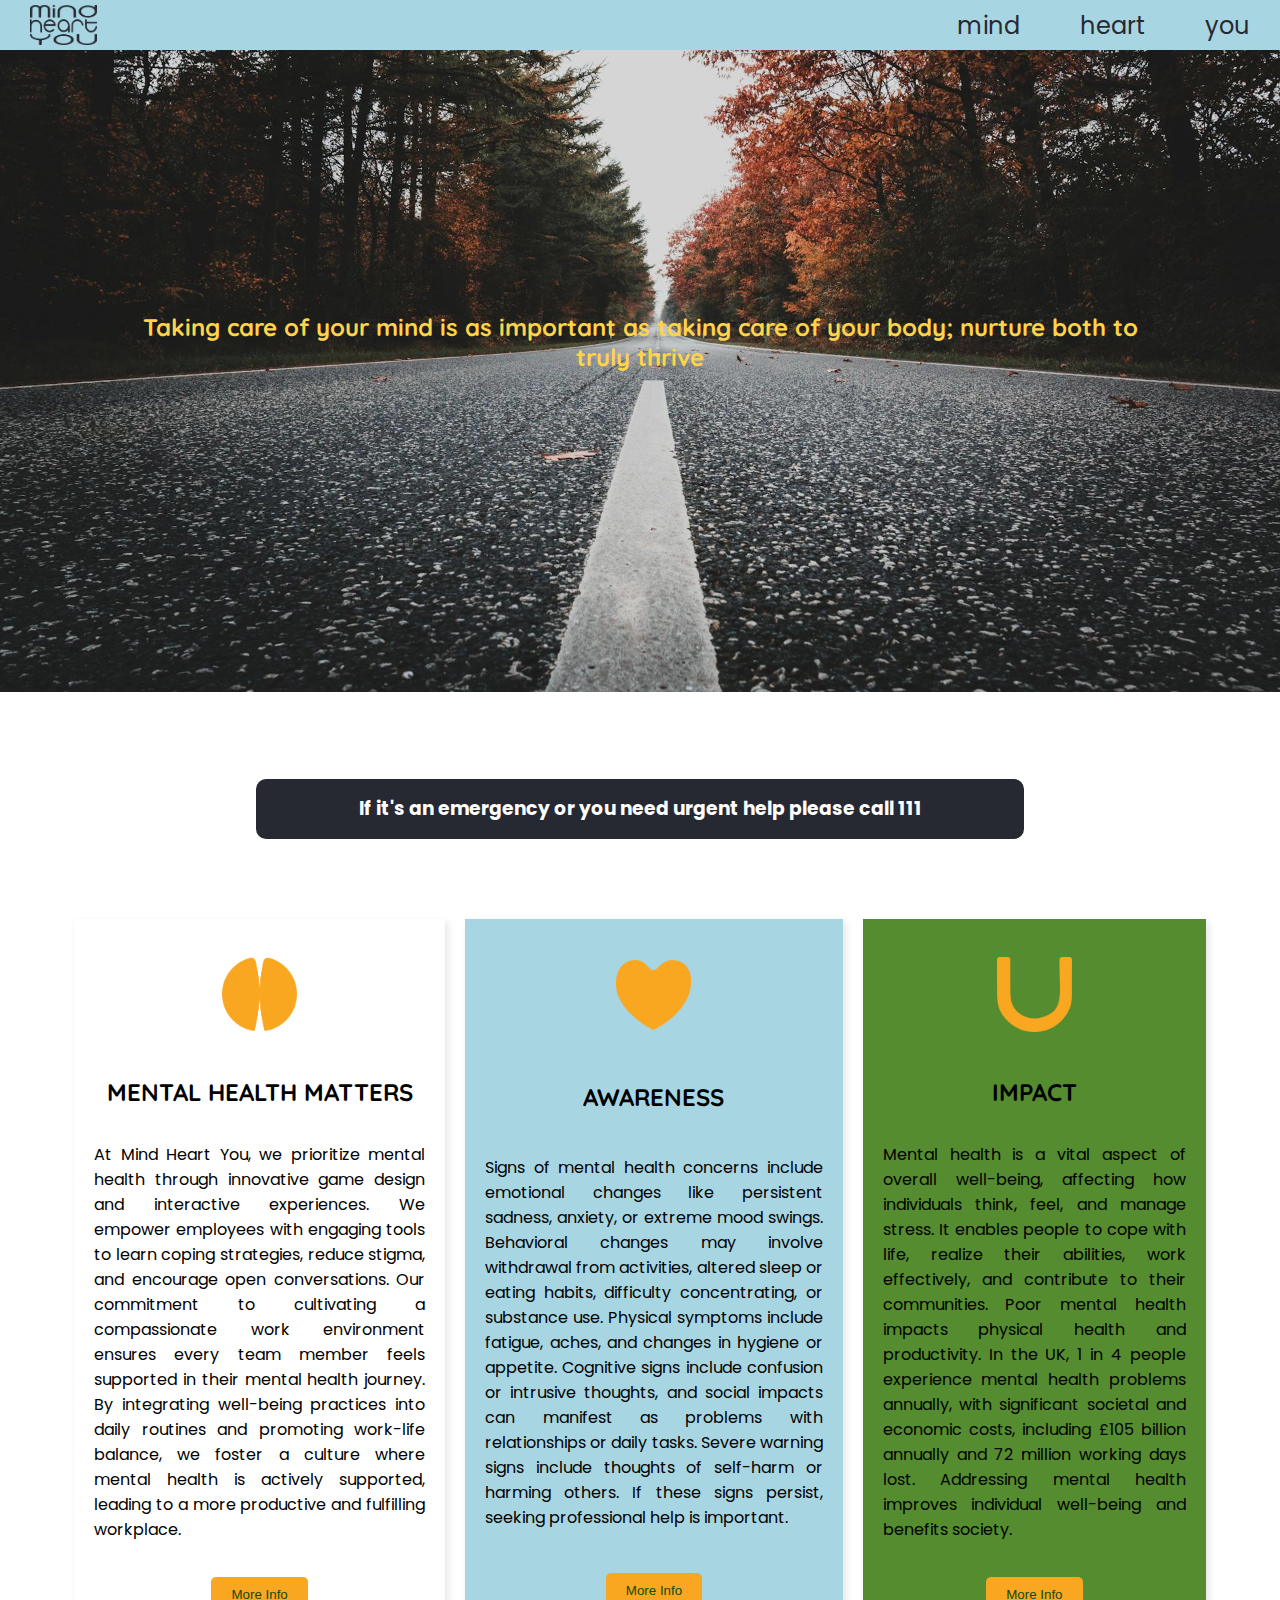
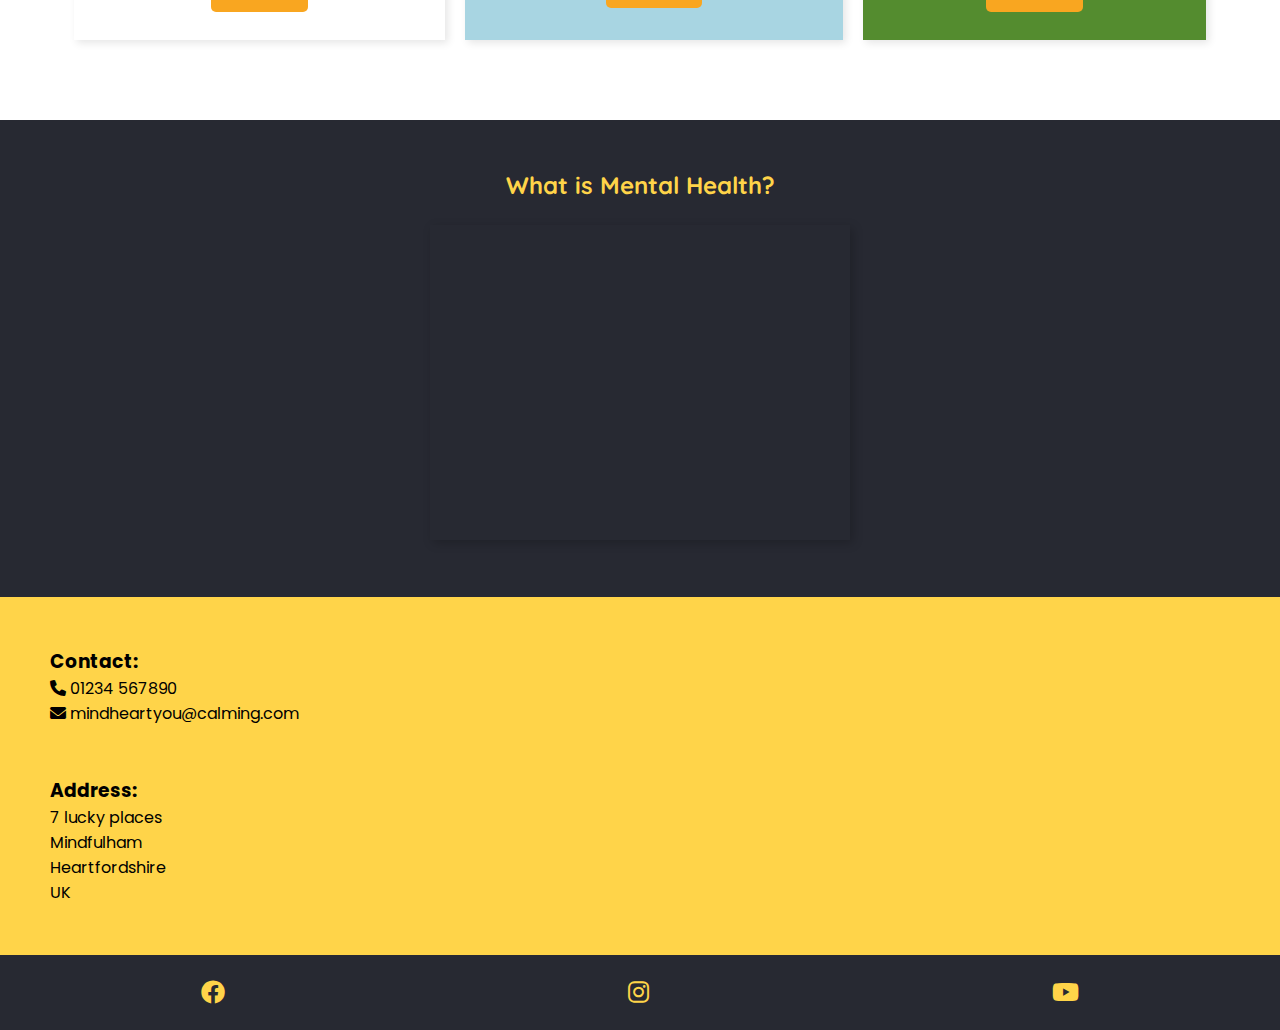
<file: index.html>
<!DOCTYPE html>
<html lang="en">

<head>
    <meta charset="UTF-8">
    <meta name="description" content="Free Web tutorials">
    <meta name="keywords" content="Mental Health, mind, wellbeing, workplace">
    <meta name="viewport" content="width=device-width, initial-scale=1.0">

    <!-- Bootstrap CSS -->
    <!-- <link rel="stylesheet" href="https://cdn.jsdelivr.net/npm/bootstrap@4.6.2/dist/css/bootstrap.min.css"
        integrity="sha384-xOolHFLEh07PJGoPkLv1IbcEPTNtaed2xpHsD9ESMhqIYd0nLMwNLD69Npy4HI+N" crossorigin="anonymous"> -->

    <!-- font awesome cdn -->
    <link rel="stylesheet" href="https://cdnjs.cloudflare.com/ajax/libs/font-awesome/6.0.0/css/all.min.css">
    <!-- <link rel="stylesheet"
     href="https://cdn.jsdelivr.net/npm/@fortawesome/fontawesome-free@6.6.0/css/fontawesome.min.css">
  -->
    <!-- <link rel="stylesheet" href="https://cdnjs.cloudflare.com/ajax/libs/font-awesome/4.7.0/css/font-awesome.min.css"> -->

    <link href="assets/css/style.css" rel="stylesheet">

    <title>MHY</title>

    <!-- add an icon link to title -->
    <link rel="Heart icon" href="assets/favicons/heart logo.png" type="image/icon type">

</head>

<body>
    <nav>

        <!-- Pop out menu for mobile -->
        <ul class="dropdown-menu">
            <li onclick="hideSidebar()"><a href="#"><svg xmlns="http://www.w3.org/2000/svg" height="24px"
                        viewBox="0 -960 960 960" width="24px" fill="#272932">
                        <path
                            d="m256-200-56-56 224-224-224-224 56-56 224 224 224-224 56 56-224 224 224 224-56 56-224-224-224 224Z" />
                    </svg></a></li>
            <li><a href="#matters" alt="takes you to the mind section">mind</a></li>
            <li><a href="#awareness" alt="takes you to the heart section">heart</a></li>
            <li><a href="#impact" alt="takes you to the you section">you</a></li>

            <!-- screen view    -->
        </ul>
        <ul class="screen">
            <li><a href="index.html" alt="takes you to the Logo/home page"><img class="logo"
                        src="assets/images/mind heart you logo.png" alt="Logo for mind heart you"></a></li>
            <li class="hideNavMenu"><a href="#matters" alt="takes you to the mind section">mind</a></li>
            <li class="hideNavMenu"><a href="#awareness" alt="takes you to the heart section">heart</a></li>
            <li class="hideNavMenu"><a href="#impact" alt="takes you to the you section">you</a></li>
            <li class="menu-button" onclick=showSidebar()><a href="#"><svg xmlns="http://www.w3.org/2000/svg"
                        height="24px" viewBox="0 -960 960 960" width="24px" fill="#272932">
                        <path d="M120-240v-80h720v80H120Zm0-200v-80h720v80H120Zm0-200v-80h720v80H120Z" /></svg></a></li>
        </ul>
    </nav>
    <div class="spacing">


        <!-- Main image -->
        <div class="page-centred">
            <section class="hero">
                <div class="main-image">
                    <img class="logo-icons" src="assets/images/pexels-sebastianbeck sm.webp"
                        alt="This is an image of a road for wellbeing, and represents the journey into a positive future">

                    <div class="hero-title"></div>
                    <h2>Taking care of your mind is as important as taking care of your body; nurture both to truly
                        thrive</h2>
                </div>
            </section>
        </div>
        <div class="call-to-action">
            <div>
                <h3>If it's an emergency or you need urgent help please call 111</h3>
            </div>
        </div>

        <!-- cards x 3 -->
        <section class="container">
            <div class="content">
                <div class="one">
                    <img class="logo-card" src="assets/images/mind logo.png" alt="this is the logo for mind">
                    <h2 id="matters">Mental health Matters</h2>
                    <p>At Mind Heart You, we prioritize mental health through innovative game design and interactive
                        experiences. We empower employees with engaging tools to learn coping strategies, reduce stigma,
                        and encourage open conversations. Our commitment to cultivating a compassionate work environment
                        ensures every team member feels supported in their mental health journey. By integrating
                        well-being practices into daily routines and promoting work-life balance, we foster a culture
                        where mental health is actively supported, leading to a more productive and fulfilling
                        workplace.</p>

                    <!-- button that opens with more info -->
                    <a href="mind.html"><button class="info-button">More Info</button></a>

                    <!-- <div class="popup" id="infoPopup">
                    <div class="popup-content">
                        <span class="close-btn" onclick="togglePopup()">&times;</span>
                        <h2>Additional Information</h2>
                        <p>Lorem ipsum dolor sit, amet consectetur adipisicing elit. Possimus, nulla? Illo accusamus ab
                            placeat corporis, quia minima ea nobis vel, adipisci dolore laboriosam cumque alias, quis
                            quisquam odio pariatur deleniti.</p>
                    </div>
                </div> -->
                </div>
                <div class="two">
                    <img class="logo-card" src="assets/images/heart logo.png" alt="this is the logo for heart">
                    <h2 id="awareness">Awareness</h2>
                    <p>Signs of mental health concerns include emotional changes like persistent sadness, anxiety, or
                        extreme mood swings. Behavioral changes may involve withdrawal from activities, altered sleep or
                        eating habits, difficulty concentrating, or substance use. Physical symptoms include fatigue,
                        aches, and changes in hygiene or appetite. Cognitive signs include confusion or intrusive
                        thoughts, and social impacts can manifest as problems with relationships or daily tasks. Severe
                        warning signs include thoughts of self-harm or harming others. If these signs persist, seeking
                        professional help is important.</p>

                    <!-- button that opens with more info -->
                    <a href="heart.html">
                    <button class="info-button">More Info</button>
                    </a>

                    

                </div>
                <div class="three">
                    <img class="logo-card" src="assets/images/you logo.png" alt="this is the logo for you">
                    <h2 id="impact">Impact</h2>
                    <p>Mental health is a vital aspect of overall well-being, affecting how individuals think, feel, and
                        manage stress. It enables people to cope with life, realize their abilities, work effectively,
                        and contribute to their communities. Poor mental health impacts physical health and
                        productivity. In the UK, 1 in 4 people experience mental health problems annually, with
                        significant societal and economic costs, including £105 billion annually and 72 million working
                        days lost. Addressing mental health improves individual well-being and benefits society.</p>
                    <!-- button that opens with more info -->
                    <a href="you.html">
                    <button class="info-button">More Info</button>
                    </a>
                    <!-- <div class="popup" id="infoPopup">
                <div class="popup-content">
                    <span class="close-btn" onclick="togglePopup()">&times;</span>
                    <h2>Additional Information</h2>
                    <p>Lorem ipsum dolor sit, amet consectetur adipisicing elit. Possimus, nulla? Illo accusamus ab
                        placeat corporis, quia minima ea nobis vel, adipisci dolore laboriosam cumque alias, quis
                        quisquam odio pariatur deleniti.</p>
                </div>
            </div> -->

                </div>
            </div>
        </section>
        
        <!-- video for youtube -->
        <section class="video-container">
            <div class="video">
                <h2 class="video-title">What is Mental Health?</h2>
                <br>
<iframe width="420" height="315" src="https://www.youtube.com/embed/G0zJGDokyWQ" title="What is Mental Health?" frameborder="0" allow="accelerometer; autoplay; clipboard-write; encrypted-media; gyroscope; picture-in-picture; web-share" referrerpolicy="strict-origin-when-cross-origin" allowfullscreen></iframe>
            </div>

        </section>


        <!-- Contact section -->
        <section class="bottom-info">
            <div class="contact-details">
                <div class="phone">
                    <h3>
                        Contact:
                    </h3>
                    <p><i class="fa-solid fa-phone"></i> 01234 567890</p>
                    <p><i class="fa-solid fa-envelope"></i> mindheartyou@calming.com</p>
                </div>

                <div class="address-details">
                    <h3>
                        Address:
                    </h3>

                    <p>7 lucky places</p>
                    <p>Mindfulham</p>
                    <p>Heartfordshire</p>
                    <p>UK</p>

                </div>



            </div>
        </section>

        <!-- footer -->

        <section class="footer">
            <div class="footer-icons">
                <ul>
                    <li><a href="http://facebook.com" target="_blank" alt="facebook page"><i
                                class="fa-brands fa-facebook"></i></a></li>
                    <li><a href="http://instagram.com" target="_blank" alt="instagram page"><i
                                class="fa-brands fa-instagram"></i></a></li>
                    <li><a href="http://youtube.com" target="_blank" alt="youtube page"><i
                                class="fa-brands fa-youtube"></i></a></li>
                </ul>

            </div>
        </section>

    </div>
</body>



<!-- Javascript for the menu side bar pop out -->
<script>
    function showSidebar() {
        const sidebar = document.querySelector('.dropdown-menu')
        sidebar.style.display = 'flex';
    }

    function hideSidebar() {
        const sidebar = document.querySelector('.dropdown-menu')
        sidebar.style.display = 'none';
    }
</script>
<!-- Option 1: jQuery and Bootstrap Bundle (includes Popper) -->
<script src="https://cdn.jsdelivr.net/npm/jquery@3.5.1/dist/jquery.slim.min.js"
    integrity="sha384-DfXdz2htPH0lsSSs5nCTpuj/zy4C+OGpamoFVy38MVBnE+IbbVYUew+OrCXaRkfj" crossorigin="anonymous">
</script>
<script src="https://cdn.jsdelivr.net/npm/bootstrap@4.6.2/dist/js/bootstrap.bundle.min.js"
    integrity="sha384-Fy6S3B9q64WdZWQUiU+q4/2Lc9npb8tCaSX9FK7E8HnRr0Jz8D6OP9dO5Vg3Q9ct" crossorigin="anonymous">
</script>

<!-- Option 2: Separate Popper and Bootstrap JS -->
<!--
<script src="https://cdn.jsdelivr.net/npm/jquery@3.5.1/dist/jquery.slim.min.js" integrity="sha384-DfXdz2htPH0lsSSs5nCTpuj/zy4C+OGpamoFVy38MVBnE+IbbVYUew+OrCXaRkfj" crossorigin="anonymous"></script>
<script src="https://cdn.jsdelivr.net/npm/popper.js@1.16.1/dist/umd/popper.min.js" integrity="sha384-9/reFTGAW83EW2RDu2S0VKaIzap3H66lZH81PoYlFhbGU+6BZp6G7niu735Sk7lN" crossorigin="anonymous"></script>
<script src="https://cdn.jsdelivr.net/npm/bootstrap@4.6.2/dist/js/bootstrap.min.js" integrity="sha384-+sLIOodYLS7CIrQpBjl+C7nPvqq+FbNUBDunl/OZv93DB7Ln/533i8e/mZXLi/P+" crossorigin="anonymous"></script>
-->

</html>
</file>
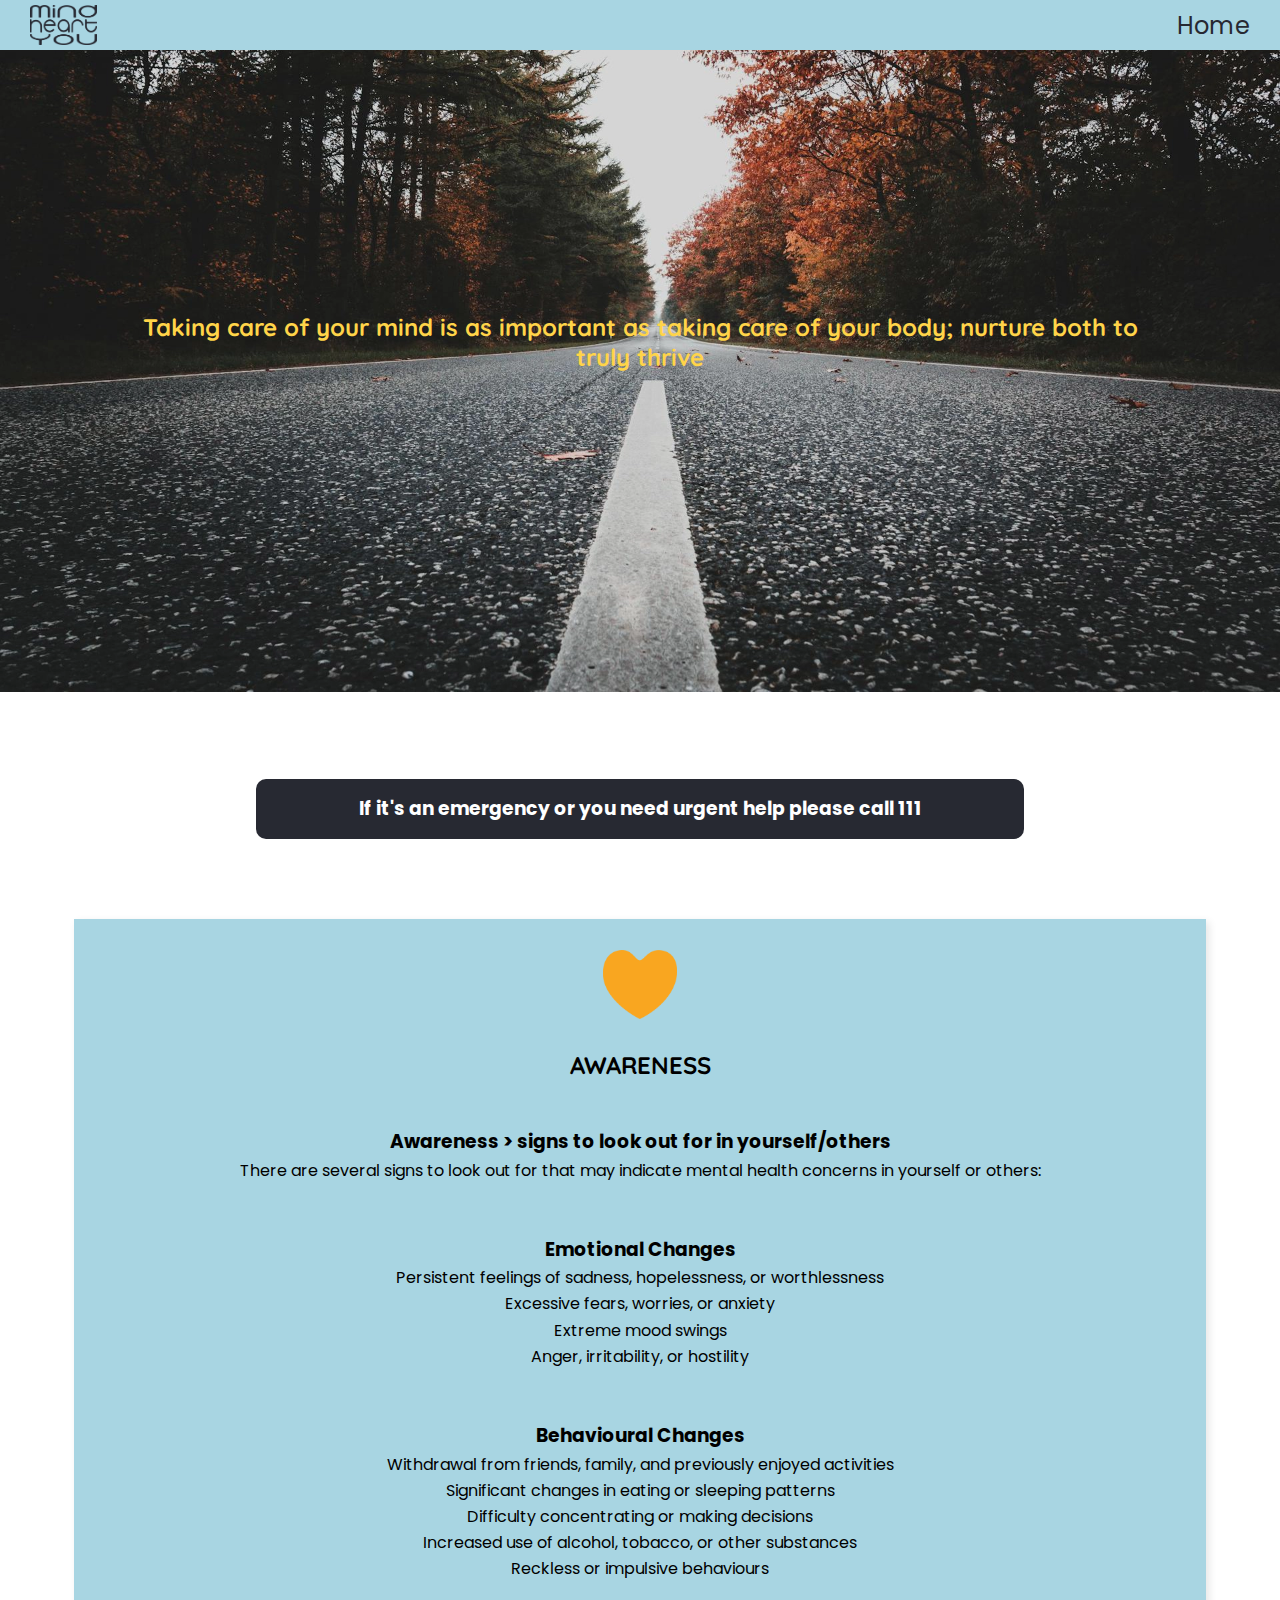
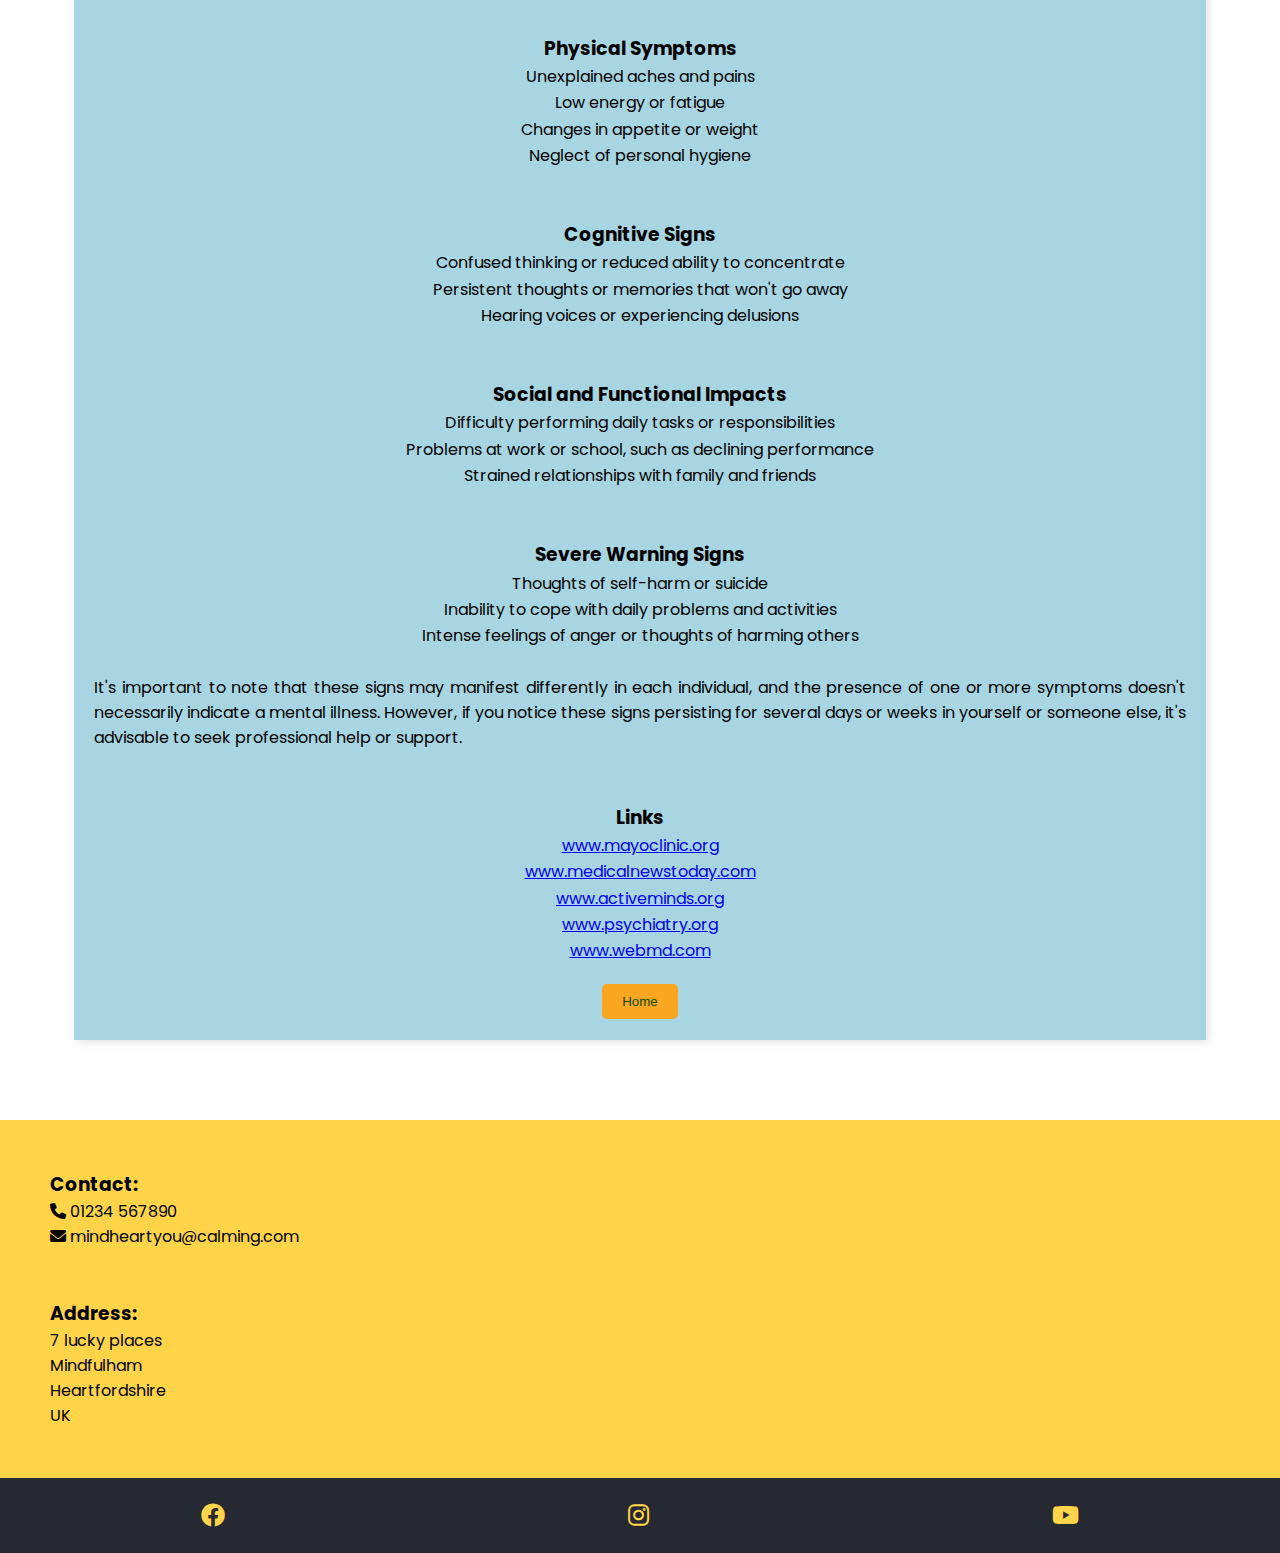
<file: heart.html>
<!DOCTYPE html>
<html lang="en">

<head>
    <meta charset="UTF-8">
    <meta name="description" content="Free Web tutorials">
    <meta name="keywords" content="Mental Health, mind, wellbeing, workplace">
    <meta name="viewport" content="width=device-width, initial-scale=1.0">

    <!-- Bootstrap CSS -->
    <!-- <link rel="stylesheet" href="https://cdn.jsdelivr.net/npm/bootstrap@4.6.2/dist/css/bootstrap.min.css"
        integrity="sha384-xOolHFLEh07PJGoPkLv1IbcEPTNtaed2xpHsD9ESMhqIYd0nLMwNLD69Npy4HI+N" crossorigin="anonymous"> -->

    <!-- font awesome cdn -->
    <link rel="stylesheet" href="https://cdnjs.cloudflare.com/ajax/libs/font-awesome/6.0.0/css/all.min.css">
    <!-- <link rel="stylesheet"
     href="https://cdn.jsdelivr.net/npm/@fortawesome/fontawesome-free@6.6.0/css/fontawesome.min.css">
  -->
    <!-- <link rel="stylesheet" href="https://cdnjs.cloudflare.com/ajax/libs/font-awesome/4.7.0/css/font-awesome.min.css"> -->

    <link href="assets/css/style.css" rel="stylesheet">

    <title>MHY</title>
</head>

<body>
    <nav>

        <!-- Pop out menu for mobile -->
        <ul class="dropdown-menu">
            <li onclick="hideSidebar()"><a href="#"><svg xmlns="http://www.w3.org/2000/svg" height="24px"
                        viewBox="0 -960 960 960" width="24px" fill="#272932">
                        <path
                            d="m256-200-56-56 224-224-224-224 56-56 224 224 224-224 56 56-224 224 224 224-56 56-224-224-224 224Z" />
                    </svg></a></li>
            <li><a href="index.html" alt="takes you to the mind section">Home</a></li>
            <!-- <li><a href="#awareness" alt="takes you to the heart section">heart</a></li>
            <li><a href="#impact" alt="takes you to the you section">you</a></li> -->

            <!-- screen view    -->
        </ul>
        <ul class="screen">
            <li><a href="index.html" alt="takes you to the Logo/home page"><img class="logo"
                        src="assets/images/mind heart you logo.png" alt="Logo for mind heart you"></a></li>
            <li class="hideNavMenu"><a href="index.html" alt="takes you to the mind section">Home</a></li>
            <!-- <li class="hideNavMenu"><a href="#awareness" alt="takes you to the heart section">heart</a></li>
            <li class="hideNavMenu"><a href="#impact" alt="takes you to the you section">you</a></li> -->
            <li class="menu-button" onclick=showSidebar()><a href="#"><svg xmlns="http://www.w3.org/2000/svg"
                        height="24px" viewBox="0 -960 960 960" width="24px" fill="#272932">
                        <path d="M120-240v-80h720v80H120Zm0-200v-80h720v80H120Zm0-200v-80h720v80H120Z" /></svg></a></li>
        </ul>
    </nav>
    <div class="spacing">


        <!-- Main image -->
        <div class="page-centred">
            <section class="hero">
                <div class="main-image">
                    <img class="logo-icons" src="assets/images/pexels-sebastianbeck sm.webp"
                        alt="image of a road for wellbeing, journey into a positive future">

                    <div class="hero-title"></div>
                    <h2>Taking care of your mind is as important as taking care of your body; nurture both to truly
                        thrive</h2>
                </div>
            </section>
        </div>
        <div class="call-to-action">
            <div>
                <h3>If it's an emergency or you need urgent help please call 111</h3>
            </div>
        </div>

        <!-- cards x 3 -->
        <section class="container">
            <div class="content">
                
                
                <div class="two">
                    <img class="logo-card" src="assets/images/heart logo.png" alt="this is the logo for heart">
                    <h2 id="awareness">Awareness</h2>
                    <br>
                    <h3>Awareness > signs to look out for in yourself/others</h3>
                    <p>There are several signs to look out for that may indicate mental health concerns in yourself or others:</p>
                    <br>
                    <br>
                    <h3>Emotional Changes</h3>
                    
                        <p>Persistent feelings of sadness, hopelessness, or worthlessness</p>
                        <p>Excessive fears, worries, or anxiety</p>
                        <p>Extreme mood swings</p>
                        <p>Anger, irritability, or hostility</p>
                   
        
                    <br>
                    <br>
                    <h3>Behavioural Changes</h3>
                    <p>Withdrawal from friends, family, and previously enjoyed activities</p>
                        <p>Significant changes in eating or sleeping patterns</p>
                        <p>Difficulty concentrating or making decisions</p>
                        <p>Increased use of alcohol, tobacco, or other substances</p>
                        <p>Reckless or impulsive behaviours</p>
                    <br>
                    <br>
                    <h3>Physical Symptoms</h3>
                    <p>Unexplained aches and pains</p>
                        <p>Low energy or fatigue</p>
                        <p>Changes in appetite or weight</p>
                        <p>Neglect of personal hygiene</p>
                    <br>
                    <br>
                    <h3>Cognitive Signs</h3>
                    <p>Confused thinking or reduced ability to concentrate</p>
                        <p>Persistent thoughts or memories that won't go away</p>
                        <p>Hearing voices or experiencing delusions</p>
        
                    <br>
                    <br>
                    <h3>Social and Functional Impacts</h3>
                    <p>Difficulty performing daily tasks or responsibilities</p>
                        <p>Problems at work or school, such as declining performance</p>
                        <p>Strained relationships with family and friends</p>
                        
                    <br>
                    <br>
                    <h3>Severe Warning Signs</h3>
                    <p>Thoughts of self-harm or suicide</p>
                        <p>Inability to cope with daily problems and activities</p>
                        <p>Intense feelings of anger or thoughts of harming others</p>
                        <br>
                        <p>It's important to note that these signs may manifest differently in each individual, and the presence of one or more symptoms doesn't necessarily indicate a mental illness. However, if you notice these signs persisting for several days or weeks in yourself or someone else, it's advisable to seek professional help or support.</p>
                    <br>
                    <br>
                    <h3>Links</h3>
                    <a href="https://www.mayoclinic.org/diseases-conditions/mental-illness/symptoms-causes/syc-20374968" target="_blank">www.mayoclinic.org</a>
                    <a href="https://www.medicalnewstoday.com/articles/154543" target="_blank">www.medicalnewstoday.com</a>
                    <a href="https://www.activeminds.org/about-mental-health/signs-and-symptoms/" target="_blank">www.activeminds.org</a>
                    <a href="https://www.psychiatry.org/patients-families/warning-signs-of-mental-illness" target="_blank">www.psychiatry.org</a>
                    <a href="https://www.webmd.com/mental-health/signs-mental-illness" target="_blank">www.webmd.com</a>
                    
                    <!-- button that opens with more info -->
                    <a href="index.html">
                    <button class="info-button">Home</button>
                    </a>

                    

                </div>
                
            </div>
        </section>
        
        <!-- Contact section -->
        <section class="bottom-info">
            <div class="contact-details">
                <div class="phone">
                    <h3>
                        Contact:
                    </h3>
                    <p><i class="fa-solid fa-phone"></i> 01234 567890</p>
                    <p><i class="fa-solid fa-envelope"></i> mindheartyou@calming.com</p>
                </div>

                <div class="address-details">
                    <h3>
                        Address:
                    </h3>

                    <p>7 lucky places</p>
                    <p>Mindfulham</p>
                    <p>Heartfordshire</p>
                    <p>UK</p>

                </div>



            </div>
        </section>

        <!-- footer -->

        <section class="footer">
            <div class="footer-icons">
                <ul>
                    <li><a href="http://facebook.com" target="_blank" alt="facebook page"><i
                                class="fa-brands fa-facebook"></i></a></li>
                    <li><a href="http://instagram.com" target="_blank" alt="instagram page"><i
                                class="fa-brands fa-instagram"></i></a></li>
                    <li><a href="http://youtube.com" target="_blank" alt="youtube page"><i
                                class="fa-brands fa-youtube"></i></a></li>
                </ul>

            </div>
        </section>

    </div>
</body>



<!-- Javascript for the menu side bar pop out -->
<script>
    function showSidebar() {
        const sidebar = document.querySelector('.dropdown-menu')
        sidebar.style.display = 'flex';
    }

    function hideSidebar() {
        const sidebar = document.querySelector('.dropdown-menu')
        sidebar.style.display = 'none';
    }
</script>
<!-- Option 1: jQuery and Bootstrap Bundle (includes Popper) -->
<script src="https://cdn.jsdelivr.net/npm/jquery@3.5.1/dist/jquery.slim.min.js"
    integrity="sha384-DfXdz2htPH0lsSSs5nCTpuj/zy4C+OGpamoFVy38MVBnE+IbbVYUew+OrCXaRkfj" crossorigin="anonymous">
</script>
<script src="https://cdn.jsdelivr.net/npm/bootstrap@4.6.2/dist/js/bootstrap.bundle.min.js"
    integrity="sha384-Fy6S3B9q64WdZWQUiU+q4/2Lc9npb8tCaSX9FK7E8HnRr0Jz8D6OP9dO5Vg3Q9ct" crossorigin="anonymous">
</script>

<!-- Option 2: Separate Popper and Bootstrap JS -->
<!--
<script src="https://cdn.jsdelivr.net/npm/jquery@3.5.1/dist/jquery.slim.min.js" integrity="sha384-DfXdz2htPH0lsSSs5nCTpuj/zy4C+OGpamoFVy38MVBnE+IbbVYUew+OrCXaRkfj" crossorigin="anonymous"></script>
<script src="https://cdn.jsdelivr.net/npm/popper.js@1.16.1/dist/umd/popper.min.js" integrity="sha384-9/reFTGAW83EW2RDu2S0VKaIzap3H66lZH81PoYlFhbGU+6BZp6G7niu735Sk7lN" crossorigin="anonymous"></script>
<script src="https://cdn.jsdelivr.net/npm/bootstrap@4.6.2/dist/js/bootstrap.min.js" integrity="sha384-+sLIOodYLS7CIrQpBjl+C7nPvqq+FbNUBDunl/OZv93DB7Ln/533i8e/mZXLi/P+" crossorigin="anonymous"></script>
-->

</html>
</file>
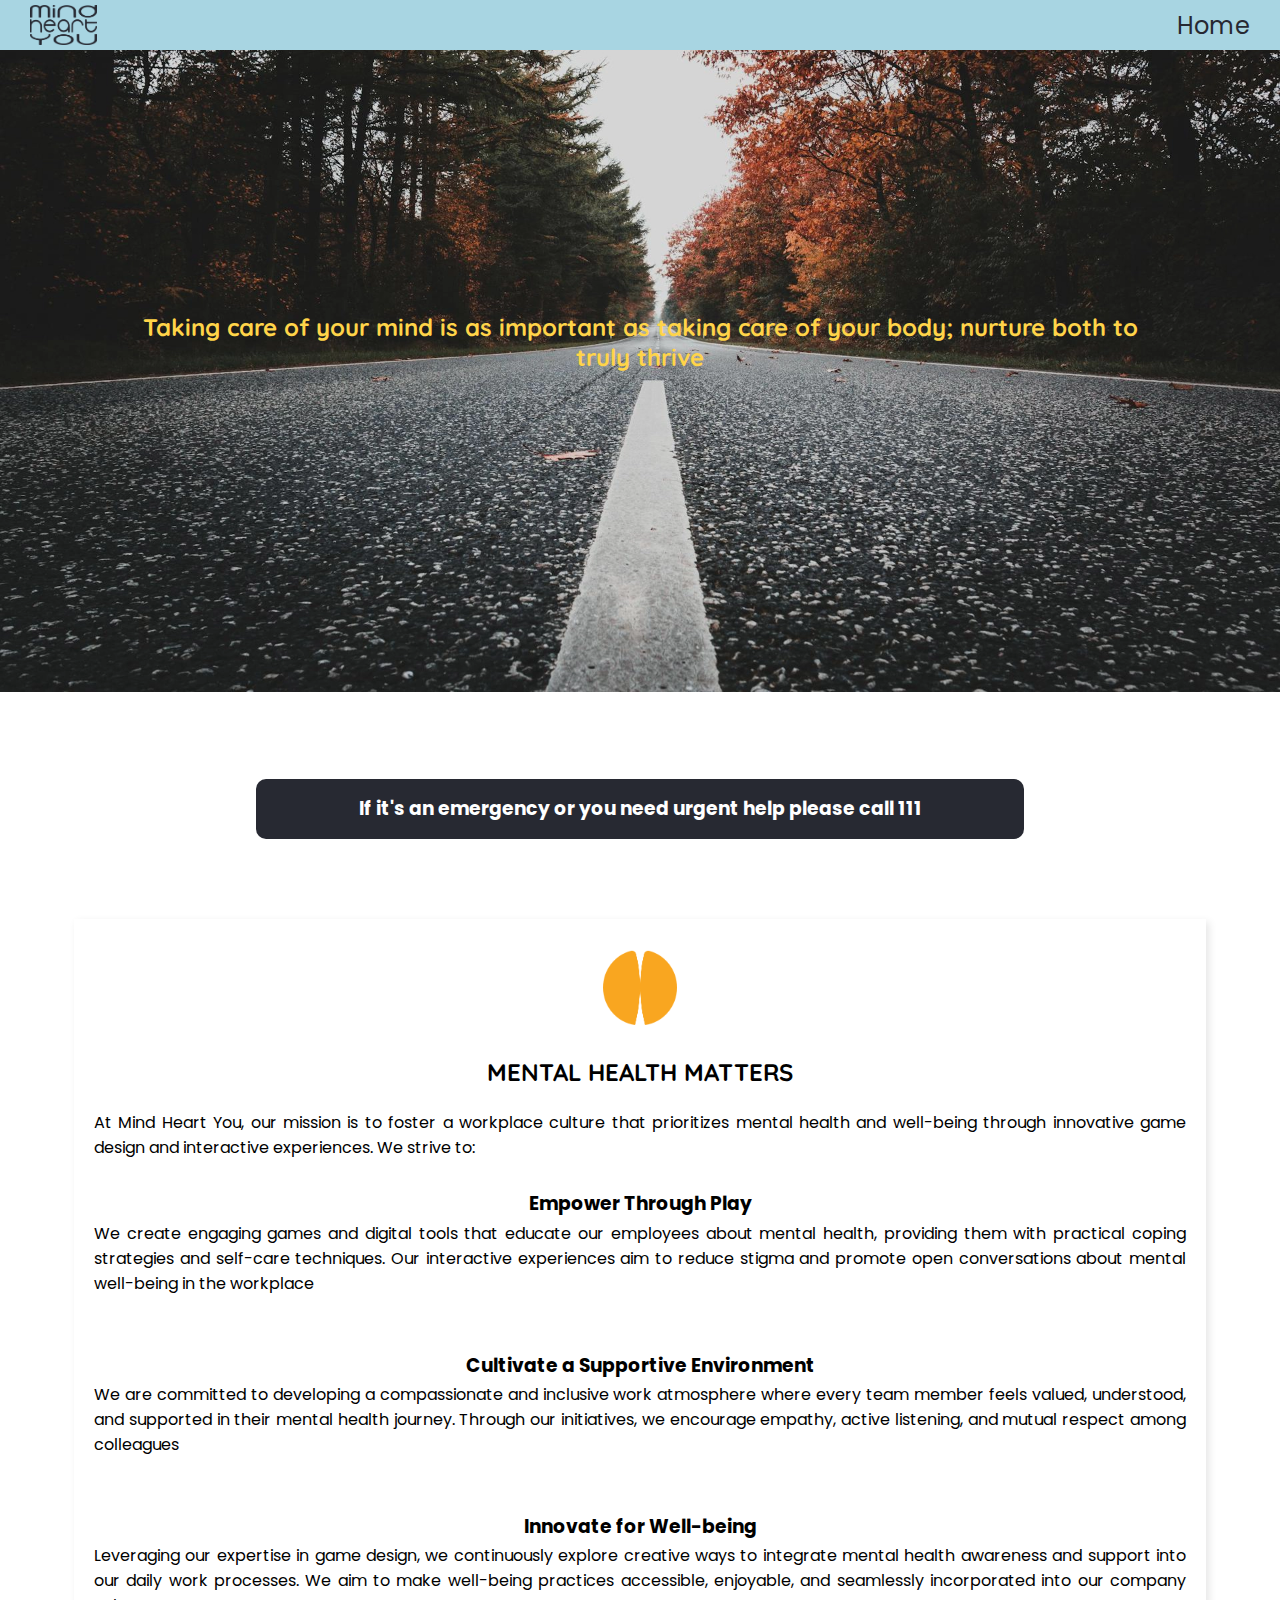
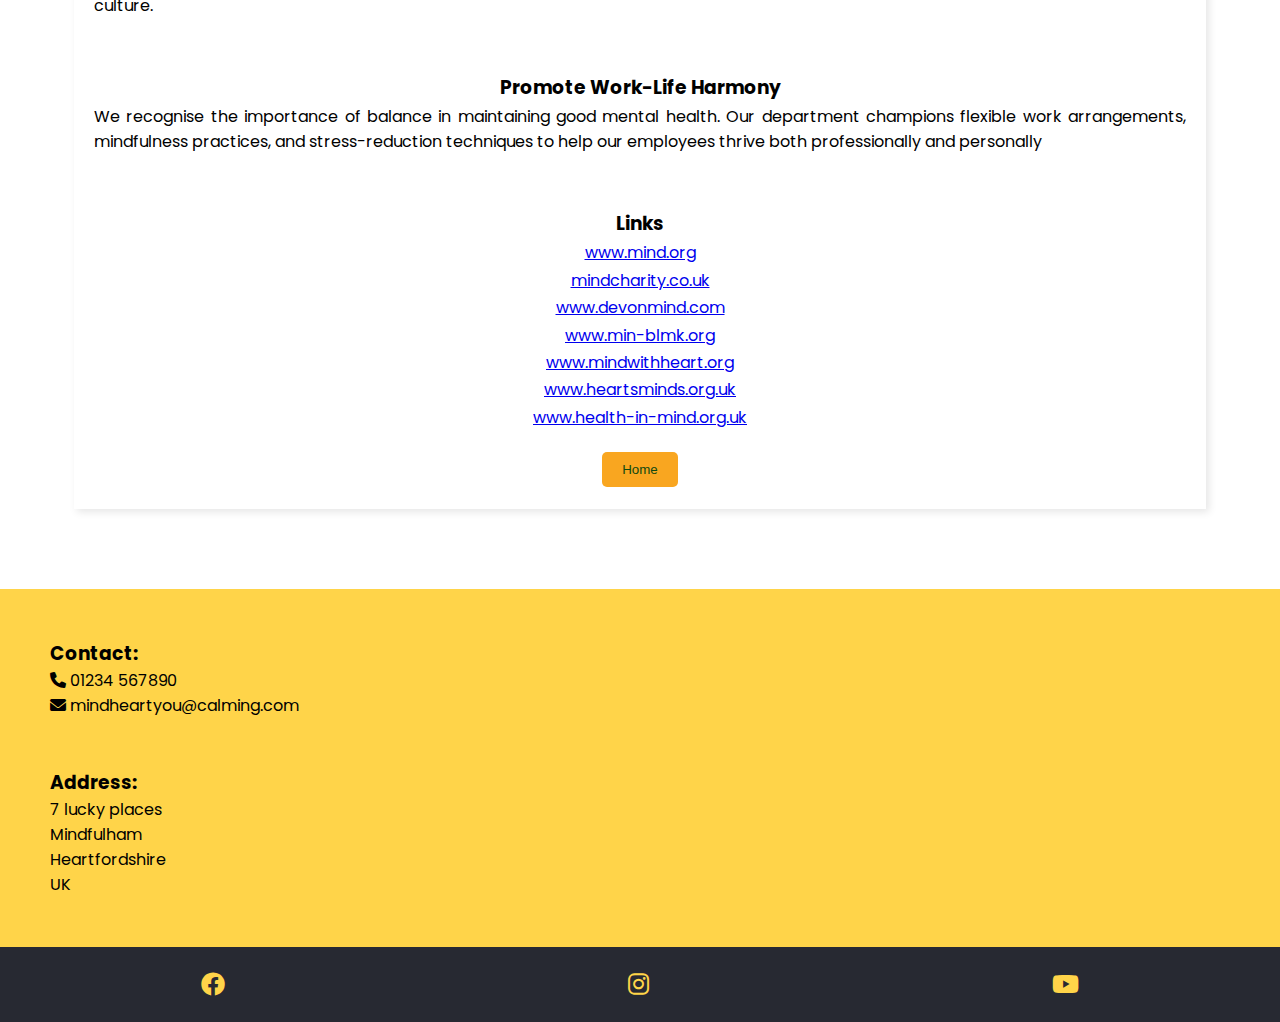
<file: mind.html>
<!DOCTYPE html>
<html lang="en">

<head>
    <meta charset="UTF-8">
    <meta name="description" content="Free Web tutorials">
    <meta name="keywords" content="Mental Health, mind, wellbeing, workplace">
    <meta name="viewport" content="width=device-width, initial-scale=1.0">

    <!-- Bootstrap CSS -->
    <!-- <link rel="stylesheet" href="https://cdn.jsdelivr.net/npm/bootstrap@4.6.2/dist/css/bootstrap.min.css"
        integrity="sha384-xOolHFLEh07PJGoPkLv1IbcEPTNtaed2xpHsD9ESMhqIYd0nLMwNLD69Npy4HI+N" crossorigin="anonymous"> -->

    <!-- font awesome cdn -->
    <link rel="stylesheet" href="https://cdnjs.cloudflare.com/ajax/libs/font-awesome/6.0.0/css/all.min.css">
    <!-- <link rel="stylesheet"
     href="https://cdn.jsdelivr.net/npm/@fortawesome/fontawesome-free@6.6.0/css/fontawesome.min.css">
  -->
    <!-- <link rel="stylesheet" href="https://cdnjs.cloudflare.com/ajax/libs/font-awesome/4.7.0/css/font-awesome.min.css"> -->

    <link href="assets/css/style.css" rel="stylesheet">

    <title>MHY</title>
    <!-- add an icon link to title -->
    <link rel="Heart icon" href="assets/favicons/heart logo.png" type="image/icon type">
</head>

<body>
    <nav>

        <!-- Pop out menu for mobile -->
        <ul class="dropdown-menu">
            <li onclick="hideSidebar()"><a href="#"><svg xmlns="http://www.w3.org/2000/svg" height="24px"
                        viewBox="0 -960 960 960" width="24px" fill="#272932">
                        <path
                            d="m256-200-56-56 224-224-224-224 56-56 224 224 224-224 56 56-224 224 224 224-56 56-224-224-224 224Z" />
                    </svg></a></li>
            <li><a href="index.html" alt="takes you to the mind section">Home</a></li>
            <!-- <li><a href="#awareness" alt="takes you to the heart section">heart</a></li>
            <li><a href="#impact" alt="takes you to the you section">you</a></li> -->

            <!-- screen view    -->
        </ul>
        <ul class="screen">
            <li><a href="index.html" alt="takes you to the Logo/home page"><img class="logo"
                        src="assets/images/mind heart you logo.png" alt="Logo for mind heart you"></a></li>
            <li class="hideNavMenu"><a href="index.html" alt="takes you to the mind section">Home</a></li>
            <!-- <li class="hideNavMenu"><a href="#awareness" alt="takes you to the heart section">heart</a></li>
            <li class="hideNavMenu"><a href="#impact" alt="takes you to the you section">you</a></li> -->
            <li class="menu-button" onclick=showSidebar()><a href="#"><svg xmlns="http://www.w3.org/2000/svg"
                        height="24px" viewBox="0 -960 960 960" width="24px" fill="#272932">
                        <path d="M120-240v-80h720v80H120Zm0-200v-80h720v80H120Zm0-200v-80h720v80H120Z" /></svg></a></li>
        </ul>
    </nav>
    <div class="spacing">


        <!-- Main image -->
        <div class="page-centred">
            <section class="hero">
                <div class="main-image">
                    <img class="logo-icons" src="assets/images/pexels-sebastianbeck sm.webp"
                        alt="image of a road for wellbeing, journey into a positive future">

                    <div class="hero-title"></div>
                    <h2>Taking care of your mind is as important as taking care of your body; nurture both to truly
                        thrive</h2>
                </div>
            </section>
        </div>
        <div class="call-to-action">
            <div>
                <h3>If it's an emergency or you need urgent help please call 111</h3>
            </div>
        </div>

        <!-- cards x 3 -->
        <section class="container">
            <div class="content">
                <div class="one">
                    <img class="logo-card" src="assets/images/mind logo.png" alt="this is the logo for mind">
                    <h2 id="matters">Mental health Matters</h2>
                    <p>At Mind Heart You, our mission is to foster a workplace culture that prioritizes mental health and well-being through innovative game design and interactive experiences. We strive to:</p>
                    <br>
                    <h3>Empower Through Play</h3>
                    <p>We create engaging games and digital tools that educate our employees about mental health, providing them with practical coping strategies and self-care techniques. Our interactive experiences aim to reduce stigma and promote open conversations about mental well-being in the workplace</p>
                    <br>
                    <br>
                    <h3>Cultivate a Supportive Environment</h3>
                    <p>We are committed to developing a compassionate and inclusive work atmosphere where every team member feels valued, understood, and supported in their mental health journey. Through our initiatives, we encourage empathy, active listening, and mutual respect among colleagues</p>
                    <br>
                    <br>
                    <h3>Innovate for Well-being</h3>
                    <p>Leveraging our expertise in game design, we continuously explore creative ways to integrate mental health awareness and support into our daily work processes. We aim to make well-being practices accessible, enjoyable, and seamlessly incorporated into our company culture.</p>
                    <br>
                    <br>
                    <h3>Promote Work-Life Harmony</h3>
                    <p>We recognise the importance of balance in maintaining good mental health. Our department champions flexible work arrangements, mindfulness practices, and stress-reduction techniques to help our employees thrive both professionally and personally</p>
                    <br>
                    <br>
                    <h3>Links</h3>
                    <a href="https://www.mind.org.uk/about-us/what-we-do/our-mission/" target="_blank">www.mind.org</a>
                    <a href="https://www.mindcharity.co.uk/about/mission-vision-values" target="_blank">mindcharity.co.uk</a>
                    <a href="https://www.devonmind.com/about/our-mission-vision-and-values" target="_blank">www.devonmind.com</a>
                    <a href="https://www.mind-blmk.org.uk/about-us/visions-and-values/" target="_blank">www.min-blmk.org</a>
                    <a href="https://www.mindwithheart.org" target="_blank">www.mindwithheart.org</a>
                    <a href="https://heartsminds.org.uk/our-vision-mission-and-values/" target="_blank">www.heartsminds.org.uk</a>
                    <a href="https://health-in-mind.org.uk/about-us/our-purpose-and-approach/" target="_blank">www.health-in-mind.org.uk</a>

                    <!-- button that opens with more info -->
                    <a href="index.html">
                    <button class="info-button">Home</button>
                    </a>

                    <!-- <div class="popup" id="infoPopup">
                    <div class="popup-content">
                        <span class="close-btn" onclick="togglePopup()">&times;</span>
                        <h2>Additional Information</h2>
                        <p>Lorem ipsum dolor sit, amet consectetur adipisicing elit. Possimus, nulla? Illo accusamus ab
                            placeat corporis, quia minima ea nobis vel, adipisci dolore laboriosam cumque alias, quis
                            quisquam odio pariatur deleniti.</p>
                    </div>
                </div> -->
                

                </div>
            </div>
        </section>
        
        <!-- Contact section -->
        <section class="bottom-info">
            <div class="contact-details">
                <div class="phone">
                    <h3>
                        Contact:
                    </h3>
                    <p><i class="fa-solid fa-phone"></i> 01234 567890</p>
                    <p><i class="fa-solid fa-envelope"></i> mindheartyou@calming.com</p>
                </div>

                <div class="address-details">
                    <h3>
                        Address:
                    </h3>

                    <p>7 lucky places</p>
                    <p>Mindfulham</p>
                    <p>Heartfordshire</p>
                    <p>UK</p>

                </div>



            </div>
        </section>

        <!-- footer -->

        <section class="footer">
            <div class="footer-icons">
                <ul>
                    <li><a href="http://facebook.com" target="_blank" alt="facebook page"><i
                                class="fa-brands fa-facebook"></i></a></li>
                    <li><a href="http://instagram.com" target="_blank" alt="instagram page"><i
                                class="fa-brands fa-instagram"></i></a></li>
                    <li><a href="http://youtube.com" target="_blank" alt="youtube page"><i
                                class="fa-brands fa-youtube"></i></a></li>
                </ul>

            </div>
        </section>

    </div>
</body>



<!-- Javascript for the menu side bar pop out -->
<script>
    function showSidebar() {
        const sidebar = document.querySelector('.dropdown-menu')
        sidebar.style.display = 'flex';
    }

    function hideSidebar() {
        const sidebar = document.querySelector('.dropdown-menu')
        sidebar.style.display = 'none';
    }
</script>
<!-- Option 1: jQuery and Bootstrap Bundle (includes Popper) -->
<script src="https://cdn.jsdelivr.net/npm/jquery@3.5.1/dist/jquery.slim.min.js"
    integrity="sha384-DfXdz2htPH0lsSSs5nCTpuj/zy4C+OGpamoFVy38MVBnE+IbbVYUew+OrCXaRkfj" crossorigin="anonymous">
</script>
<script src="https://cdn.jsdelivr.net/npm/bootstrap@4.6.2/dist/js/bootstrap.bundle.min.js"
    integrity="sha384-Fy6S3B9q64WdZWQUiU+q4/2Lc9npb8tCaSX9FK7E8HnRr0Jz8D6OP9dO5Vg3Q9ct" crossorigin="anonymous">
</script>

<!-- Option 2: Separate Popper and Bootstrap JS -->
<!--
<script src="https://cdn.jsdelivr.net/npm/jquery@3.5.1/dist/jquery.slim.min.js" integrity="sha384-DfXdz2htPH0lsSSs5nCTpuj/zy4C+OGpamoFVy38MVBnE+IbbVYUew+OrCXaRkfj" crossorigin="anonymous"></script>
<script src="https://cdn.jsdelivr.net/npm/popper.js@1.16.1/dist/umd/popper.min.js" integrity="sha384-9/reFTGAW83EW2RDu2S0VKaIzap3H66lZH81PoYlFhbGU+6BZp6G7niu735Sk7lN" crossorigin="anonymous"></script>
<script src="https://cdn.jsdelivr.net/npm/bootstrap@4.6.2/dist/js/bootstrap.min.js" integrity="sha384-+sLIOodYLS7CIrQpBjl+C7nPvqq+FbNUBDunl/OZv93DB7Ln/533i8e/mZXLi/P+" crossorigin="anonymous"></script>
-->

</html>
</file>
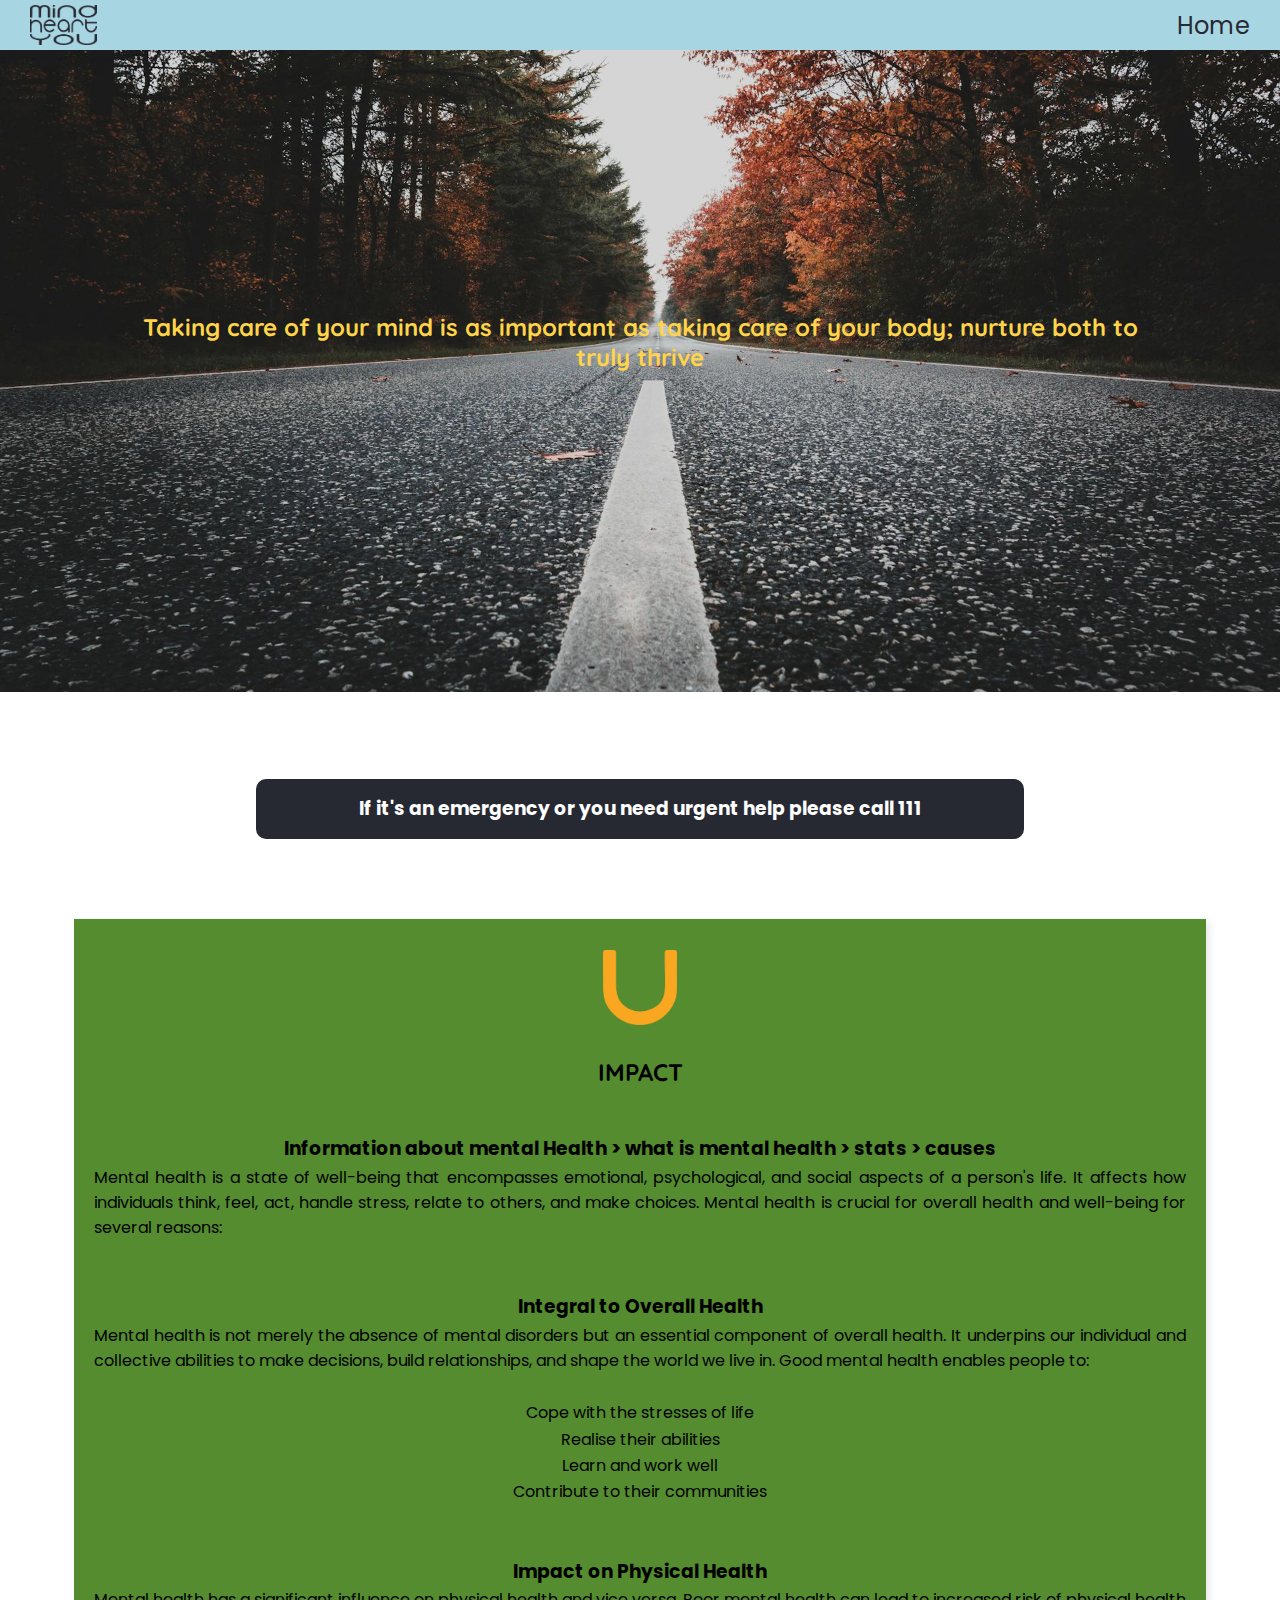
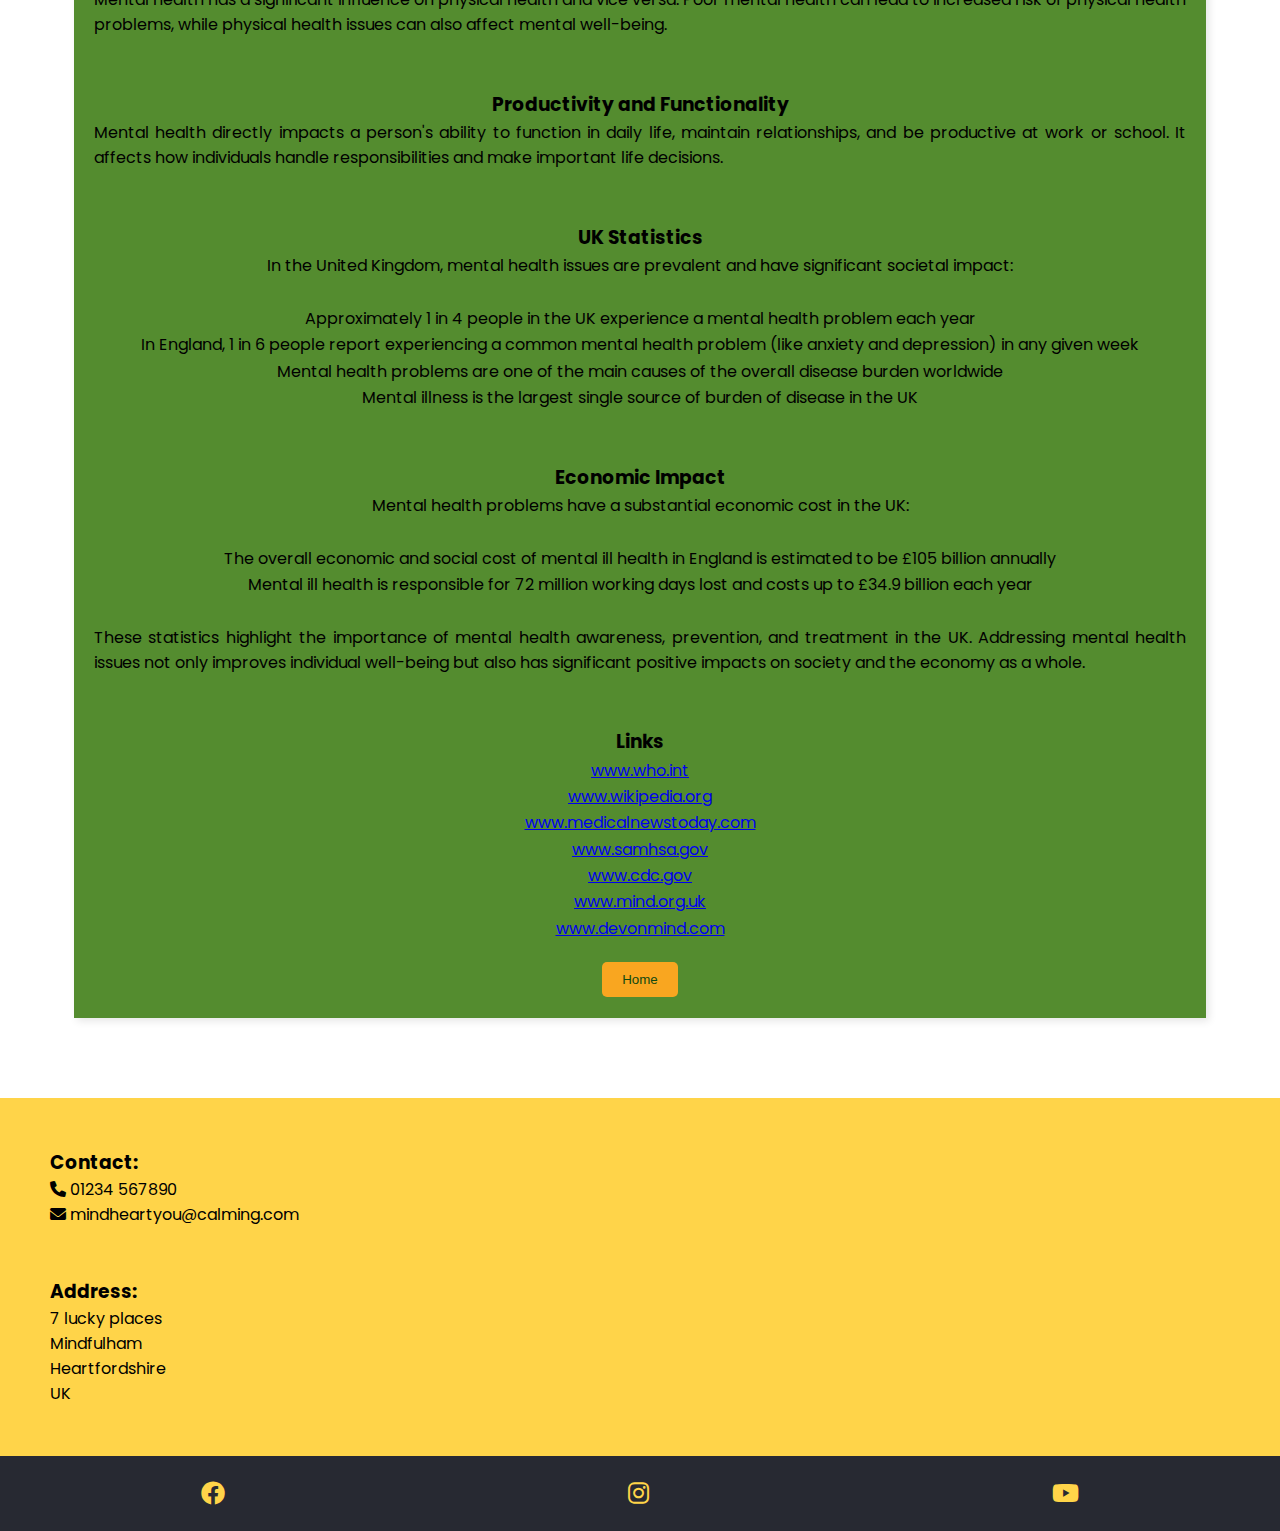
<file: you.html>
<!DOCTYPE html>
<html lang="en">

<head>
    <meta charset="UTF-8">
    <meta name="description" content="Free Web tutorials">
    <meta name="keywords" content="Mental Health, mind, wellbeing, workplace">
    <meta name="viewport" content="width=device-width, initial-scale=1.0">

    <!-- Bootstrap CSS -->
    <!-- <link rel="stylesheet" href="https://cdn.jsdelivr.net/npm/bootstrap@4.6.2/dist/css/bootstrap.min.css"
        integrity="sha384-xOolHFLEh07PJGoPkLv1IbcEPTNtaed2xpHsD9ESMhqIYd0nLMwNLD69Npy4HI+N" crossorigin="anonymous"> -->

    <!-- font awesome cdn -->
    <link rel="stylesheet" href="https://cdnjs.cloudflare.com/ajax/libs/font-awesome/6.0.0/css/all.min.css">
    <!-- <link rel="stylesheet"
     href="https://cdn.jsdelivr.net/npm/@fortawesome/fontawesome-free@6.6.0/css/fontawesome.min.css">
  -->
    <!-- <link rel="stylesheet" href="https://cdnjs.cloudflare.com/ajax/libs/font-awesome/4.7.0/css/font-awesome.min.css"> -->

    <link href="assets/css/style.css" rel="stylesheet">

    <title>MHY</title>
    <!-- add an icon link to title -->
    <link rel="Heart icon" href="assets/favicons/heart logo.png" type="image/icon type">
</head>

<body>
    <nav>

        <!-- Pop out menu for mobile -->
        <ul class="dropdown-menu">
            <li onclick="hideSidebar()"><a href="#"><svg xmlns="http://www.w3.org/2000/svg" height="24px"
                        viewBox="0 -960 960 960" width="24px" fill="#272932">
                        <path
                            d="m256-200-56-56 224-224-224-224 56-56 224 224 224-224 56 56-224 224 224 224-56 56-224-224-224 224Z" />
                    </svg></a></li>
                    <li><a href="index.html" alt="takes you to the mind section">Home</a></li>
                    <!-- <li><a href="#awareness" alt="takes you to the heart section">heart</a></li>
                    <li><a href="#impact" alt="takes you to the you section">you</a></li> -->
        
                    <!-- screen view    -->
                </ul>
                <ul class="screen">
                    <li><a href="index.html" alt="takes you to the Logo/home page"><img class="logo"
                                src="assets/images/mind heart you logo.png" alt="Logo for mind heart you"></a></li>
                    <li class="hideNavMenu"><a href="index.html" alt="takes you to the mind section">Home</a></li>
                    <!-- <li class="hideNavMenu"><a href="#awareness" alt="takes you to the heart section">heart</a></li>
                    <li class="hideNavMenu"><a href="#impact" alt="takes you to the you section">you</a></li> -->
            <li class="menu-button" onclick=showSidebar()><a href="#"><svg xmlns="http://www.w3.org/2000/svg"
                        height="24px" viewBox="0 -960 960 960" width="24px" fill="#272932">
                        <path d="M120-240v-80h720v80H120Zm0-200v-80h720v80H120Zm0-200v-80h720v80H120Z" /></svg></a></li>
        </ul>
    </nav>
    <div class="spacing">


        <!-- Main image -->
        <div class="page-centred">
            <section class="hero">
                <div class="main-image">
                    <img class="logo-icons" src="assets/images/pexels-sebastianbeck sm.webp"
                        alt="image of a road for wellbeing, journey into a positive future">

                    <div class="hero-title"></div>
                    <h2>Taking care of your mind is as important as taking care of your body; nurture both to truly
                        thrive</h2>
                </div>
            </section>
        </div>
        <div class="call-to-action">
            <div>
                <h3>If it's an emergency or you need urgent help please call 111</h3>
            </div>
        </div>

        <!-- cards x 3 -->
        <section class="container">
            <div class="content">
               
                <div class="three">
                    <img class="logo-card" src="assets/images/you logo.png" alt="this is the logo for you">
                    <h2 id="impact">Impact</h2>
                    <br>
                    <h3>Information about mental Health > what is mental health > stats > causes</h3>
                    
                    <p>Mental health is a state of well-being that encompasses emotional, psychological, and social aspects of a person's life. It affects how individuals think, feel, act, handle stress, relate to others, and make choices. Mental health is crucial for overall health and well-being for several reasons:</p>
                <br>
                <br>
                <h3>Integral to Overall Health</h3>
                <p>Mental health is not merely the absence of mental disorders but an essential component of overall health. It underpins our individual and collective abilities to make decisions, build relationships, and shape the world we live in. Good mental health enables people to:</p>
                <br>
                    <p>Cope with the stresses of life</p>
                    <p>Realise their abilities</p>
                    <p>Learn and work well</p>
                    <p>Contribute to their communities</p>
                <br>
                <br>
                <h3>Impact on Physical Health</h3>
                <p>Mental health has a significant influence on physical health and vice versa. Poor mental health can lead to increased risk of physical health problems, while physical health issues can also affect mental well-being.</p>
                   
                <br>
                <br>
                <h3>Productivity and Functionality</h3>
                <p>Mental health directly impacts a person's ability to function in daily life, maintain relationships, and be productive at work or school. It affects how individuals handle responsibilities and make important life decisions.</p>
            
                <br>
                <br>
                <h3>UK Statistics</h3>
                <p>In the United Kingdom, mental health issues are prevalent and have significant societal impact:</p>
                <br>    
                <p>Approximately 1 in 4 people in the UK experience a mental health problem each year</p>
                    <p>In England, 1 in 6 people report experiencing a common mental health problem (like anxiety and depression) in any given week</p>
                    <p>Mental health problems are one of the main causes of the overall disease burden worldwide</p>
                <p>Mental illness is the largest single source of burden of disease in the UK</p>
                    <br>
                <br>
                <h3>Economic Impact</h3>
                <p>Mental health problems have a substantial economic cost in the UK:</p>
                <br>
                    <p>The overall economic and social cost of mental ill health in England is estimated to be £105 billion annually</p>
                    <p>Mental ill health is responsible for 72 million working days lost and costs up to £34.9 billion each year</p>
                    <br>
                    <p>These statistics highlight the importance of mental health awareness, prevention, and treatment in the UK. Addressing mental health issues not only improves individual well-being but also has significant positive impacts on society and the economy as a whole.</p>
                <br>
                <br>
                <h3>Links</h3>
                    <a href="https://www.who.int/news-room/fact-sheets/detail/mental-health-strengthening-our-response" target="_blank">www.who.int</a>
                    <a href="https://en.wikipedia.org/wiki/Mental_health" target="_blank">www.wikipedia.org</a>
                    <a href="https://www.medicalnewstoday.com/articles/154543" target="_blank">www.medicalnewstoday.com</a>
                    <a href="https://www.samhsa.gov/mental-health" target="_blank">www.samhsa.gov</a>
                    <a href="https://www.cdc.gov/mentalhealth/learn/index.htm" target="_blank">www.cdc.gov</a>
                    <a href="https://www.mind.org.uk/about-us/what-we-do/our-mission/" target="_blank">www.mind.org.uk</a>
                    <a href="https://www.devonmind.com/about/our-mission-vision-and-values" target="_blank">www.devonmind.com</a>

                    <!-- button that opens with more info -->
                    <a href="index.html">
                    <button class="info-button">Home</button>
                    </a>
                    <!-- <div class="popup" id="infoPopup">
                <div class="popup-content">
                    <span class="close-btn" onclick="togglePopup()">&times;</span>
                    <h2>Additional Information</h2>
                    <p>Lorem ipsum dolor sit, amet consectetur adipisicing elit. Possimus, nulla? Illo accusamus ab
                        placeat corporis, quia minima ea nobis vel, adipisci dolore laboriosam cumque alias, quis
                        quisquam odio pariatur deleniti.</p>
                </div>
            </div> -->

                </div>
            </div>
        </section>
        
        <!-- Contact section -->
        <section class="bottom-info">
            <div class="contact-details">
                <div class="phone">
                    <h3>
                        Contact:
                    </h3>
                    <p><i class="fa-solid fa-phone"></i> 01234 567890</p>
                    <p><i class="fa-solid fa-envelope"></i> mindheartyou@calming.com</p>
                </div>

                <div class="address-details">
                    <h3>
                        Address:
                    </h3>

                    <p>7 lucky places</p>
                    <p>Mindfulham</p>
                    <p>Heartfordshire</p>
                    <p>UK</p>

                </div>



            </div>
        </section>

        <!-- footer -->

        <section class="footer">
            <div class="footer-icons">
                <ul>
                    <li><a href="http://facebook.com" target="_blank" alt="facebook page"><i
                                class="fa-brands fa-facebook"></i></a></li>
                    <li><a href="http://instagram.com" target="_blank" alt="instagram page"><i
                                class="fa-brands fa-instagram"></i></a></li>
                    <li><a href="http://youtube.com" target="_blank" alt="youtube page"><i
                                class="fa-brands fa-youtube"></i></a></li>
                </ul>

            </div>
        </section>

    </div>
</body>



<!-- Javascript for the menu side bar pop out -->
<script>
    function showSidebar() {
        const sidebar = document.querySelector('.dropdown-menu')
        sidebar.style.display = 'flex';
    }

    function hideSidebar() {
        const sidebar = document.querySelector('.dropdown-menu')
        sidebar.style.display = 'none';
    }
</script>
<!-- Option 1: jQuery and Bootstrap Bundle (includes Popper) -->
<script src="https://cdn.jsdelivr.net/npm/jquery@3.5.1/dist/jquery.slim.min.js"
    integrity="sha384-DfXdz2htPH0lsSSs5nCTpuj/zy4C+OGpamoFVy38MVBnE+IbbVYUew+OrCXaRkfj" crossorigin="anonymous">
</script>
<script src="https://cdn.jsdelivr.net/npm/bootstrap@4.6.2/dist/js/bootstrap.bundle.min.js"
    integrity="sha384-Fy6S3B9q64WdZWQUiU+q4/2Lc9npb8tCaSX9FK7E8HnRr0Jz8D6OP9dO5Vg3Q9ct" crossorigin="anonymous">
</script>

<!-- Option 2: Separate Popper and Bootstrap JS -->
<!--
<script src="https://cdn.jsdelivr.net/npm/jquery@3.5.1/dist/jquery.slim.min.js" integrity="sha384-DfXdz2htPH0lsSSs5nCTpuj/zy4C+OGpamoFVy38MVBnE+IbbVYUew+OrCXaRkfj" crossorigin="anonymous"></script>
<script src="https://cdn.jsdelivr.net/npm/popper.js@1.16.1/dist/umd/popper.min.js" integrity="sha384-9/reFTGAW83EW2RDu2S0VKaIzap3H66lZH81PoYlFhbGU+6BZp6G7niu735Sk7lN" crossorigin="anonymous"></script>
<script src="https://cdn.jsdelivr.net/npm/bootstrap@4.6.2/dist/js/bootstrap.min.js" integrity="sha384-+sLIOodYLS7CIrQpBjl+C7nPvqq+FbNUBDunl/OZv93DB7Ln/533i8e/mZXLi/P+" crossorigin="anonymous"></script>
-->

</html>
</file>
<file: assets/css/style.css>
/* Fonts */
@import url('https://fonts.googleapis.com/css2?family=Poppins:ital,wght@0,100;0,200;0,300;0,400;0,500;0,600;0,700;0,800;0,900;1,100;1,200;1,300;1,400;1,500;1,600;1,700;1,800;1,900&family=Quicksand:wght@300..700&display=swap');

* {
    margin: 0;
    padding: 0;
}

body {
    min-height: 100vh;
    /* background-color: antiquewhite; */
    font-family: 'Poppins', sans-serif;
}
.page-centred {
    margin: auto;
    max-width: 1400px;
}

h2 {
    font-family: 'Quicksand', sans-serif; 
}

/* navbar structure */
nav {
    background-color: #A8D5E2;
    position: fixed;
    width: 100%;
    z-index: 3;
}

nav ul {
    width: 100%;
    list-style: none;
    display: flex;
    /* justify-content: flex-end; */
    align-items: center;
}

nav li {
    font-size: 150%;
    height: 50px;
}

nav a {
    height: 100%;
    padding: 0 30px;
    text-decoration: none;
    display: flex;
    align-items: center;
    color: #272932;
}

nav a:hover {
    color: #104911;
    background-color: #F9A620;
    border-radius: 10px 0 10px 0;
}

/* Pop out menu for repsonive view */
.dropdown-menu {
    position: fixed;
    top: 0;
    right: 0;
    height: 300px;
    width: 250px;
    background: #A8D5E2;
    border-radius: 0 0 0 50px;
    flex-direction: column;
    justify-content: flex-start;
    align-items: flex-start;
    z-index: 2;
}

.dropdown-menu li {
    width: 100%;
}

.dropdown-menu a {
    width: 100%;
}

.menu-button {
    display: none;
}


/* why doesn't this put the logo icon to the left? */
/* #logo-icon {
    margin-right: auto;
} */

/* main logo styling */
.logo {
    height: 40px; 
    width: auto;
    /* vertical-align: middle; */
    color: #272932;
}

/* Logo position - the nav ul justify-content has to be taken out to work */
nav li:first-child {
    margin-right: auto;
    
}

/* Remove hover effect from the logo container */
nav li:first-child a:hover {
    background-color: transparent;   
}



/* section 1 - image */
.main-image {
    position: relative;
    margin-top: 0;
    padding-top: 0;
    
}
.main-image img{
    width: 100%;
    height: auto;
    margin-bottom: 80px;
    
}
/* .hero {
    display: flex;
} */

/* fixed the h2 text to go in the middle of the image */
.main-image h2 {
    position: absolute;
    text-align: center;
    top: 40%;
    left: 10%;
    color: #FFD449;
    /* padding: 20px; */
    width: 80%;
    

}

/* call to action */

.call-to-action {
    display: flex;
    justify-content: center;
    align-items: center;
    margin-bottom: 100px;
}

.call-to-action div {
    
    width: 60%;
    height: 60px;
    color: white;
    background-color: #272932;
    border-radius: 10px;

}

.call-to-action h3 {
    text-align: center;
    padding-top: 15px;
}

/* section 2 boxes with info */
.container {
    margin: auto;
    display: flex;
    width: 90%;
    margin-top: 50px;
    margin-bottom: 100px;
}

/* this arranges the 3 cards in the section with flex */
.content {
 display: flex;
 width: 100%;
 justify-content: center;
 align-items: center;
 
}

.content div {
 display: flex;
 flex-direction: column;
 justify-content: space-around;
 align-items: center;
 box-shadow: 3px 3px 8px rgba(0, 0, 0, 0.1);
 /* border: 1px solid #272932; */
 margin: 10px;
 padding: 20px;
 text-align: center;
 height: 100%;
}

.content h2 {
    text-transform: uppercase;
    margin: 20px 0 20px 0;
}

.one {
    flex: 1 1 auto;

}
.logo-card {
    max-width: 75px;
    justify-content: center;
    margin: 10px;

}

.two {
    flex: 1 1 auto;
    background-color: #A8D5E2;
    
}

.three {
    flex: 1 1 auto;
    background-color: #548C2F;
    
}

.content div p {
    text-align: justify;
}


/* video */

.video-container {
    background: #272932;
    color: #FFD449;
    width: 100%;
    height: 100%;
    
}

.video {
    padding: 50px;
    text-align: center;
    
}

.video iframe {
    box-shadow: 3px 3px 10px rgba(0, 0, 0, 0.2);
}


/* contact details */
.bottom-info {
    width: 100%;
    height: 100%;
    background: #FFD449;
    margin-top: 0px;
    flex: 1;   
}

.contact-details {
    display: flex;
    flex-direction: column;
    justify-content: center;
    align-items: flex-start;
    padding: 50px
}

.phone {
    margin-bottom: 50px;
}

.address {
    margin-top: 50px;
}



/* footer */
.footer-icons {
    width: 100%;
    background: #272932;
}

.footer-icons ul {
    width: 100%;
    list-style: none;
    display: flex;
    justify-content: space-around;
    align-items: center;
    padding: 20px 0 20px 0;
    
}

.footer-icons ul a {
    height: 100%;
    text-decoration: none;
    /* flex-direction: row;
    justify-content: space-around; */
    font-size: 150%;
    color: #FFD449;
}

/* button for more info with pop up */

.info-button {
    padding: 10px 20px;
    background-color: #F9A620;
    color: #104911;
    border: none;
    border-radius: 5px;
    cursor: pointer;
    margin-top: 20px;
    /* margin-top: auto;
    align-self: center; */
  }
  
  .popup {
    visibility: hidden;
    /* display: none; */
    position: fixed;
    top: 20;
    width: 100%;
    height: 100%;
    background-color: rgba(0,0,0,0.5);
    
    
  }
  
  .popup-content {
    background-color: #fefefe;
    margin: 15% auto;
    padding: 20px;
    border: 1px solid #888;
    width: 80%;
    max-width: 600px;
    border-radius: 5px;
    position: relative;
  }
  
  .close-btn {
    color: #104911;
    float: right;
    font-size: 28px;
    font-weight: bold;
    cursor: pointer;
  }

  .popup.show {
    display: block;
  }
  
  .close-btn:hover {
    color: #104911;
  }


/* screen width with hide-out and show elements */
@media(min-width: 992px) {
    .dropdown-menu {
        display: none;
    }
    /* .main-image img{
        size: fluid;
        width: 100%;
        height: auto;
        
    } */
/* this puts the image and the cards in a line without the cards going underneath */
    .main-image img {
        flex: 1;
    }

    .container {  
        flex: 1;
    }
    
}



@media(max-width: 992px) {
    .hideNavMenu {
        display: none;
    }
    .menu-button {
        display: block;
    }
    .dropdown-menu {
        display: none;
    }

    /* this arranges the 3 cards in the section with flex */
.content {
    display: flex;
    flex-direction: column;
    width: 100%;
    justify-content: center;
    align-items: center; 
    /* margin-top: 220px;    */
   }
   .content .one {
    margin-bottom: 40px;
   }
   .content .two {
    margin-bottom: 40px;
   }
   .content .two {
    margin-bottom: 40px;
   }

   

   /* .main-image h2 {
    position: absolute;
    text-align: center;
    color: #FFD449;
    padding: 20px;
    height: 300px;
    width: auto;

} */
.spacing {
    display: flex;
    flex-direction: column;
    
}

.call-to-action div {
    
    width: 100%;
    height: 100px;
    border-radius: 0px;
    padding-top: 30px;


}
   
}

@media(max-width: 600px) {
    .main-image h2 { 
        top: 30%;
    }
}


@media(max-width: 400px) {
    .dropdown-menu {
        width: 100%;
    }

    .main {
        height: 300px;
    }
    .main-image {
        display: none;
        
    }
    .call-to-action div {
    
        margin-top: 50px;
        
    }

    .call-to-action h3 {
    
        padding-top: 10px;
        
    
    }

    /* .main-image h2 {
        position: absolute;
        text-align: center;
        color: #FFD449;
        padding: 20px;
        width: auto;
} */

}
</file>
